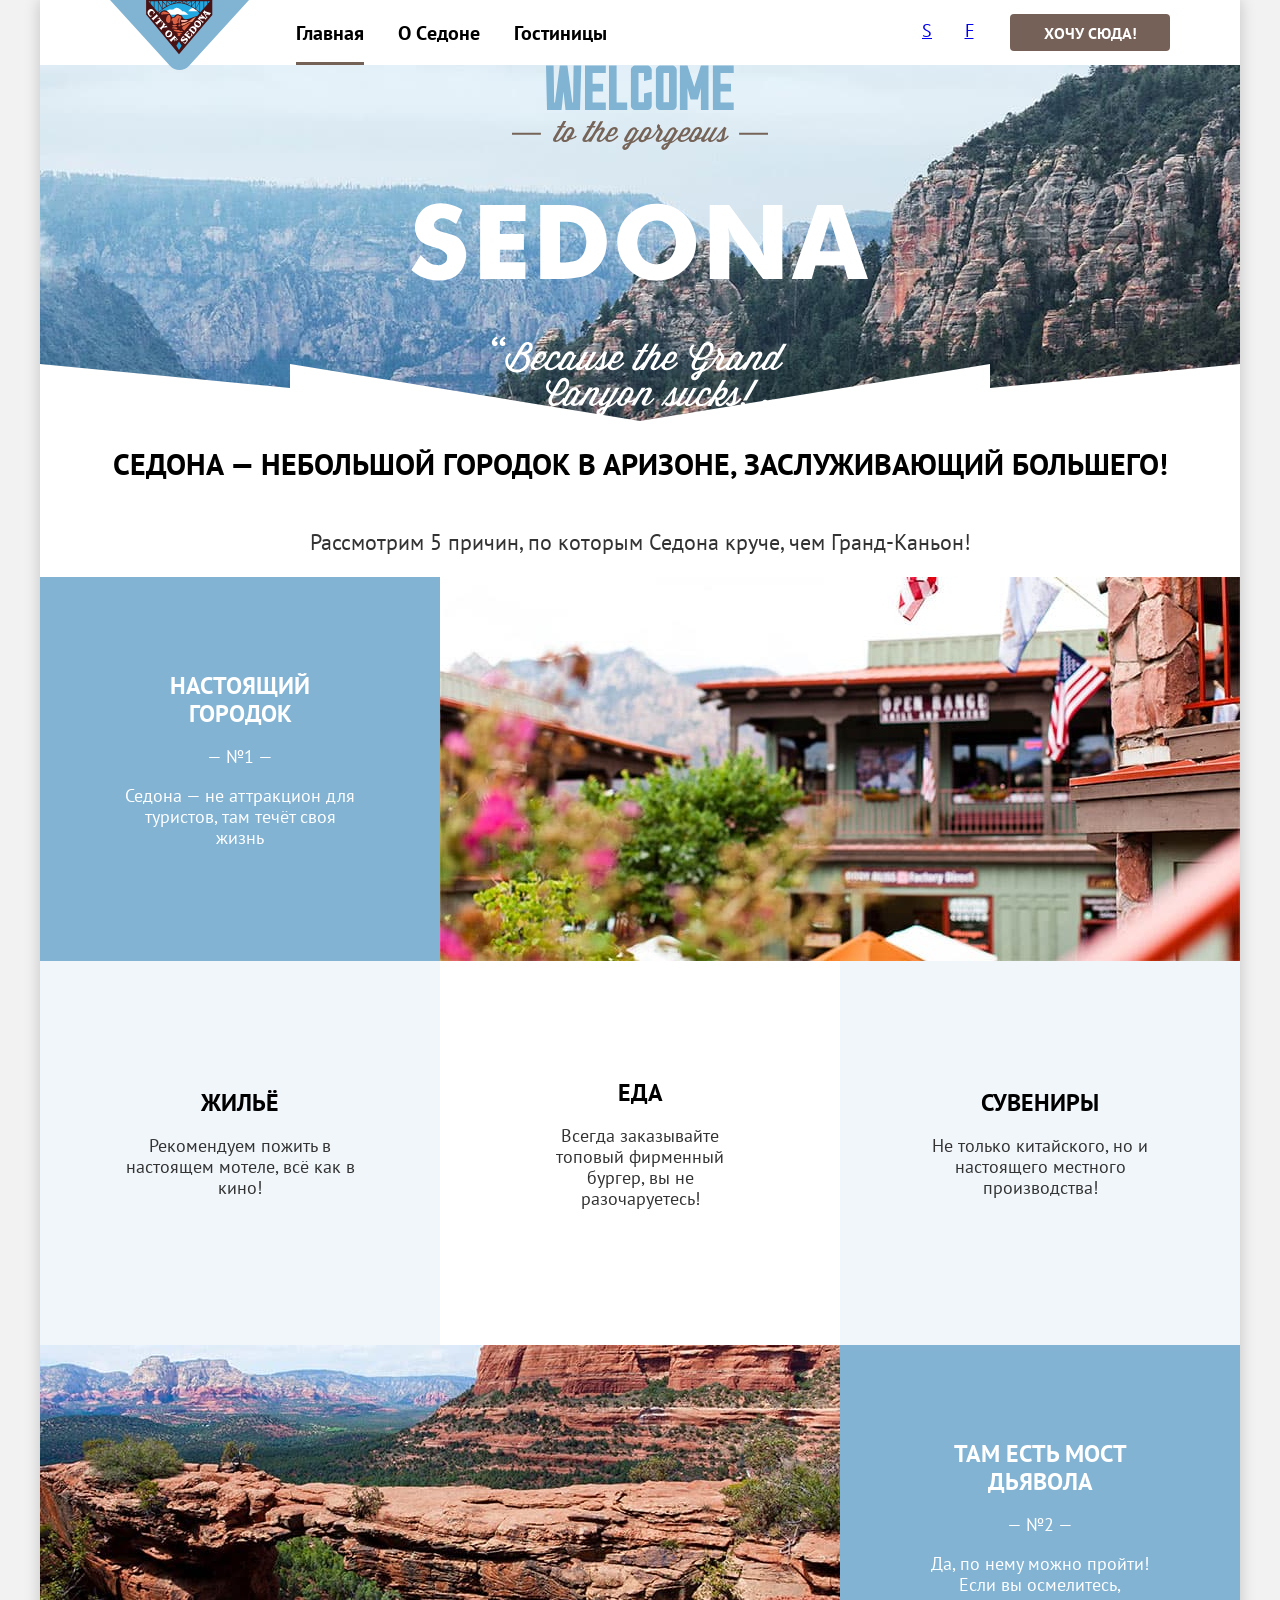
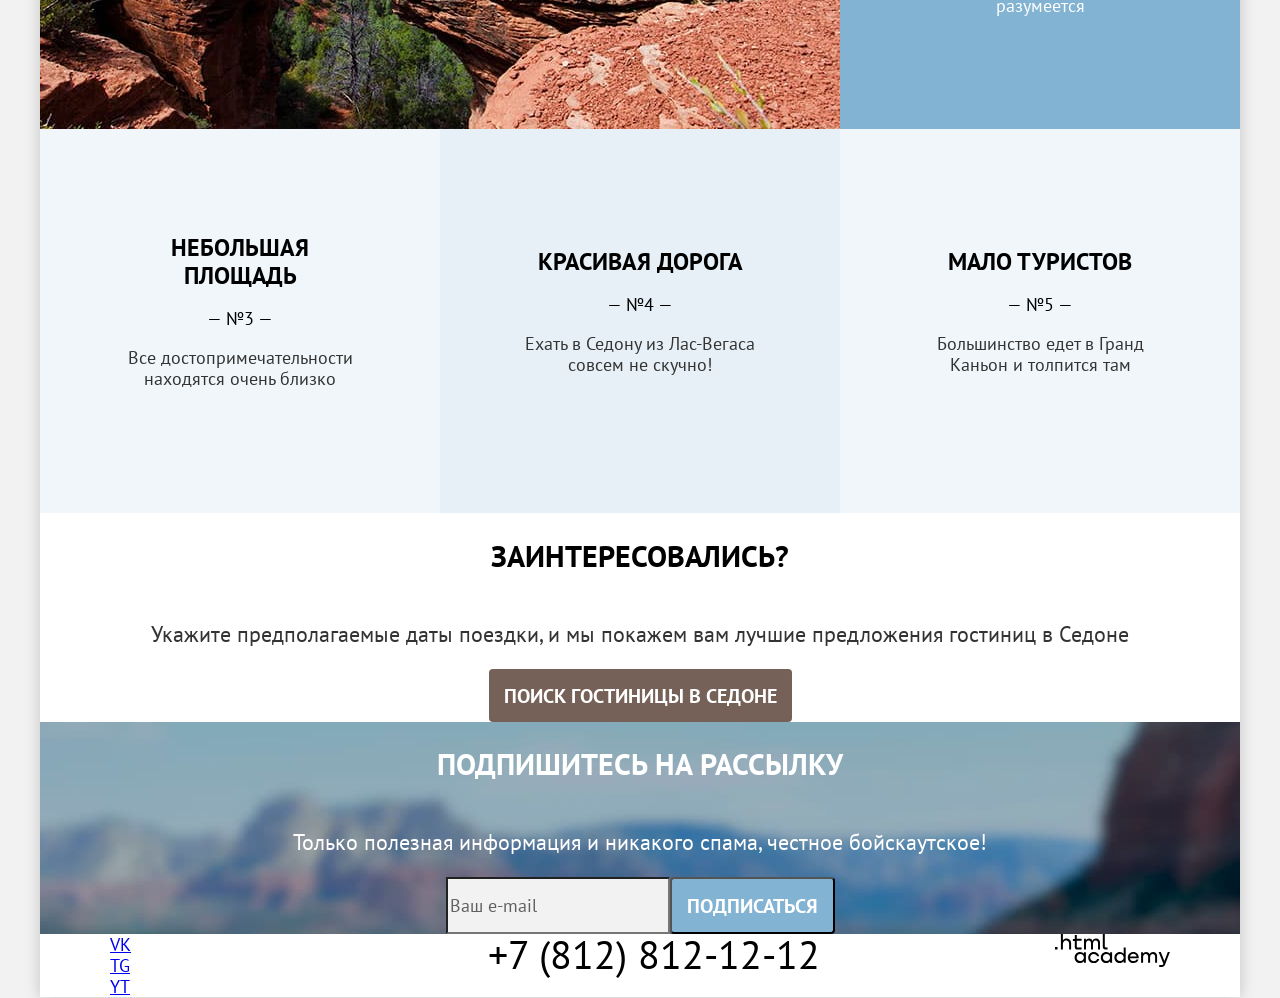
<file: index.html>
<!DOCTYPE html>
<html lang="ru">

  <head>
    <meta charset="utf-8">
    <title>HTML Academy: Седона</title>
    <link rel="stylesheet" href="styles/styles.css">
    <link rel="icon" href="favicon.ico">
  </head>

  <body>
    <div class="page-wrapper">
      <header class="page-header">
        <nav class="navigation inner-container">
          <a class="logo">
            <img class="logo-image" src="images/icons/logo.svg" width="139" height="70" alt="Логотип Седоны.">
          </a>
          <ul class="navigation-list">
            <li class="navigation-list-item">
              <a class="navigation-list-link navigation-list-link-current">Главная</a>
            </li>
            <li class="navigation-list-item">
              <a class="navigation-list-link" href="#">О Cедоне</a>
            </li>
            <li class="navigation-list-item">
              <a class="navigation-list-link" href="catalog.html">Гостиницы</a>
            </li>
          </ul>
          <ul class="navigation-user">
            <li class="navigation-user-item">
              <a class="navigation-user-link" href="#">S
                <span class="visually-hidden">Поиск</span>
              </a>
            </li>
            <li class="navigation-user-item">
              <a class="navigation-user-link" href="#">F
                <span class="visually-hidden">Избранное</span>
              </a>
            </li>
            <li class="navigation-user-item navigation-user-item-btn">
              <a class="btn btn-user" href="#">Хочу сюда!</a>
            </li>
          </ul>
        </nav>
      </header>
      <main class="index-main main-container">
        <section class="welcome">
          <h1 class="visually-hidden">Седона - лучший город в Аризоне!</h1>
          <img class="welcome-image" src="images/welcome/welcome.svg" width="458" height="352"
            alt="Добро пожаловать в Седону!">
        </section>
        <section class="section">
          <h2 class="section-title">Седона — небольшой городок в Аризоне, заслуживающий большего!</h2>
          <p class="section-description">Рассмотрим 5 причин, по которым Седона круче, чем Гранд-Каньон!</p>
        </section>
        <section class="advantages">
          <h2 class="visually-hidden">Преимущества Седоны</h2>
          <ol class="advantages-list">
            <li class="advantages-item advantages-item-wide">
              <div class="advantages-inner">
                <div class="advantages-content background-blue">
                  <div class="advantages-content-container">
                    <h3 class="advantages-content-title text-white">Настоящий городок</h3>
                    <p class="advantages-content-number text-white">— №1 —</p>
                    <p class="advantages-content-description text-white">Седона — не аттракцион для туристов, там течёт
                      своя
                      жизнь</p>
                  </div>
                </div>
                <img class="advantages-image" src="images/photo/city.jpg" width="800" height="384"
                  alt="Фото улицы Седоны.">
              </div>
              <ul class="advantages-list">
                <li class="advantages-item">
                  <div class="advantages-content background-blue-012">
                    <div class="advantages-content-container">
                      <span class="advantages-content-icon"></span>
                      <h4 class="advantages-content-title">Жильё</h4>
                      <p class="advantages-content-description">Рекомендуем пожить в настоящем мотеле, всё как в кино!
                      </p>
                    </div>
                  </div>
                </li>
                <li class="advantages-item">
                  <div class="advantages-content">
                    <div class="advantages-content-container">
                      <span class="advantages-content-icon"></span>
                      <h4 class="advantages-content-title">Еда</h4>
                      <p class="advantages-content-description">Всегда заказывайте топовый фирменный бургер, вы не
                        разочаруетесь!</p>
                    </div>
                  </div>
                </li>
                <li class="advantages-item">
                  <div class="advantages-content background-blue-012">
                    <div class="advantages-content-container">
                      <span class="advantages-content-icon"></span>
                      <h4 class="advantages-content-title">Сувениры</h4>
                      <p class="advantages-content-description">Не только китайского, но и настоящего местного
                        производства!
                      </p>
                    </div>
                  </div>
                </li>
              </ul>
            </li>
            <li class="advantages-item advantages-item-wide">
              <div class="advantages-inner">
                <img class="advantages-image" src="images/photo/canyon.jpg" width="800" height="384"
                  alt="Фото каньона.">
                <div class="advantages-content background-blue">
                  <div class="advantages-content-container">
                    <h3 class="advantages-content-title text-white">Там есть мост дьявола</h3>
                    <p class="advantages-content-number text-white">— №2 —</p>
                    <p class="advantages-content-description text-white">Да, по нему можно пройти! Если вы осмелитесь,
                      разумеется</p>
                  </div>
                </div>
              </div>
            </li>
            <li class="advantages-item">
              <div class="advantages-content background-blue-012">
                <div class="advantages-content-container">
                  <h3 class="advantages-content-title">Небольшая площадь</h3>
                  <p class="advantages-content-number">— №3 —</p>
                  <p class="advantages-content-description">Все достопримечательности находятся очень близко</p>
                </div>
              </div>
            </li>
            <li class="advantages-item">
              <div class="advantages-content background-blue-02">
                <div class="advantages-content-container">
                  <h3 class="advantages-content-title">Красивая дорога</h3>
                  <p class="advantages-content-number">— №4 —</p>
                  <p class="advantages-content-description">Ехать в Седону из Лас-Вегаса совсем не скучно!</p>
                </div>
              </div>
            </li>
            <li class="advantages-item">
              <div class="advantages-content background-blue-012">
                <div class="advantages-content-container">
                  <h3 class="advantages-content-title">Мало туристов</h3>
                  <p class="advantages-content-number">— №5 —</p>
                  <p class="advantages-content-description">Большинство едет в Гранд Каньон и толпится там</p>
                </div>
              </div>
            </li>
          </ol>
        </section>
        <section class="section section-interest">
          <h2 class="section-title">Заинтересовались?</h2>
          <p class="section-description">Укажите предполагаемые даты поездки, и мы покажем вам лучшие предложения
            гостиниц в Седоне
          </p>
          <a class="btn btn-large" href="#">Поиск гостиницы в Седоне</a>
        </section>
      </main>
      <footer class="page-footer">
        <section class="section section-decoration">
          <h2 class="section-title">Подпишитесь на рассылку</h2>
          <p class="section-description">Только полезная информация и никакого спама, честное бойскаутское!</p>
          <form class="mailing" action="https://echo.htmlacademy.ru/" method="post">
            <label class="visually-hidden" for="mailing-email">Email:</label>
            <input class="mailing-field" type="email" id="mailing-email" name="mailing-email" placeholder="Ваш e-mail"
              required>
            <button class="btn btn-large btn-second mailing-btn" type="submit">Подписаться</button>
          </form>
        </section>
        <section class="contacts">
          <h2 class="visually-hidden">Контакты</h2>
          <div class="contacts-container inner-container">
            <ul class="socials">
              <li class="socials-item">
                <a class="socials-link" href="https://vk.com/htmlacademy">VK
                  <span class="visually-hidden">ВКонтакте</span>
                </a>
              </li>
              <li class="socials-item">
                <a class="socials-link" href="https://t.me/htmlacademy">TG
                  <span class="visually-hidden">Телеграм</span>
                </a>
              </li>
              <li class="socials-item">
                <a class="socials-link" href="https://www.youtube.com/user/htmlacademyru">YT
                  <span class="visually-hidden">Ютуб</span>
                </a>
              </li>
            </ul>
            <a class="phone-number" href="tel:+78128121212">+7 (812) 812-12-12</a>
            <a class="htmlacademy" href="https://htmlacademy.ru">
              <img class="htmlacademy-logo" src="images/icons/html-academy.svg" width="115" height="33"
                alt="Логотип HTML Academy.">
            </a>
          </div>
        </section>
      </footer>
    </div>
  </body>

</html>
</file>
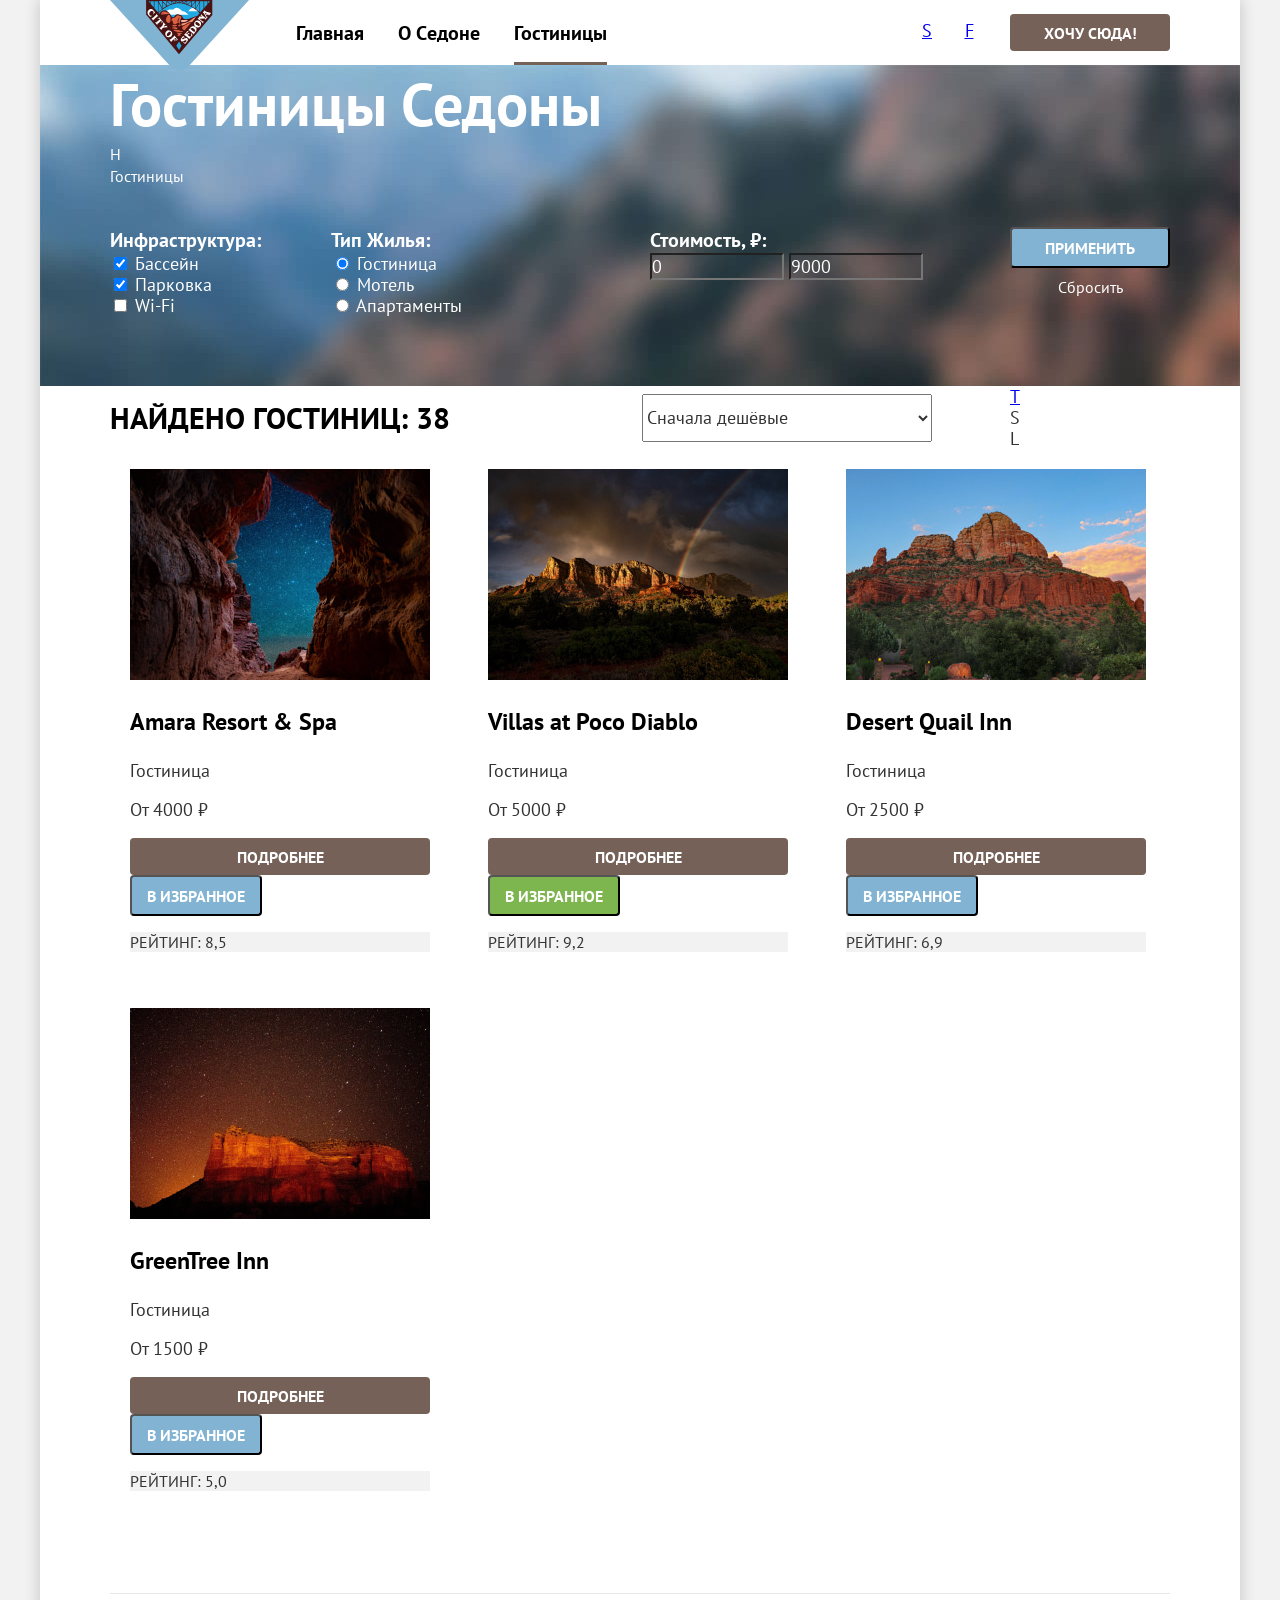
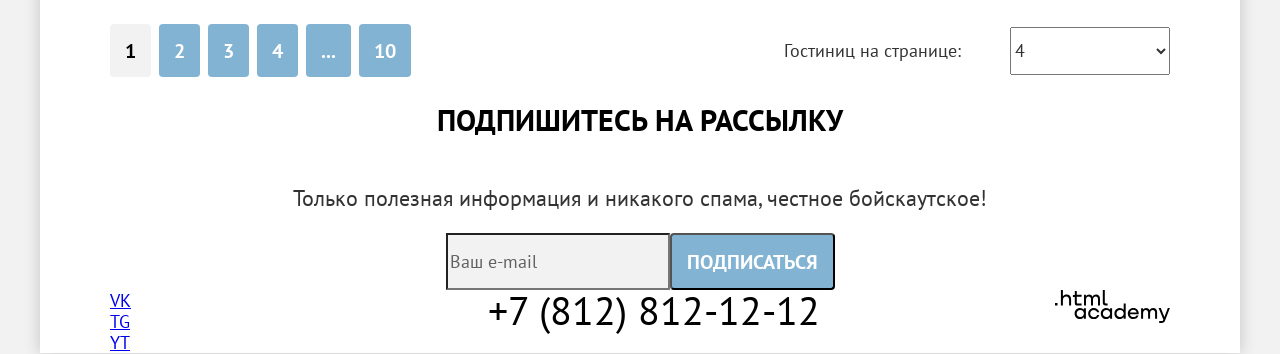
<file: catalog.html>
<!DOCTYPE html>
<html lang="ru">

  <head>
    <meta charset="utf-8">
    <title>HTML Academy: Седона</title>
    <link rel="stylesheet" href="styles/styles.css">
    <link rel="icon" href="favicon.ico">
  </head>

  <body>
    <div class="page-wrapper">
      <header class="page-header">
        <nav class="navigation inner-container">
          <a class="logo" href="index.html">
            <img class="logo-image" src="images/icons/logo.svg" width="139" height="70" alt="Логотип Седоны.">
          </a>
          <ul class="navigation-list">
            <li class="navigation-list-item">
              <a class="navigation-list-link" href="index.html">Главная</a>
            </li>
            <li class="navigation-list-item">
              <a class="navigation-list-link" href="#">О Cедоне</a>
            </li>
            <li class="navigation-list-item">
              <a class="navigation-list-link navigation-list-link-current">Гостиницы</a>
            </li>
          </ul>
          <ul class="navigation-user">
            <li class="navigation-user-item">
              <a class="navigation-user-link" href="#">S
                <span class="visually-hidden">Поиск</span>
              </a>
            </li>
            <li class="navigation-user-item">
              <a class="navigation-user-link" href="#">F
                <span class="visually-hidden">Избранное</span>
              </a>
            </li>
            <li class="navigation-user-item navigation-user-item-btn">
              <a class="btn btn-user" href="#">Хочу сюда!</a>
            </li>
          </ul>
        </nav>
      </header>
      <main class="page-main main-container">
        <div class="page-intro">
          <div class="inner-container">
            <h1 class="page-title">Гостиницы Седоны</h1>
            <ul class="breadcrumbs">
              <li class="breadcrumbs-item">
                <a class="breadcrumbs-link" href="index.html">H
                  <span class="visually-hidden">Главная</span>
                </a>
              </li>
              <li class="breadcrumbs-item">
                <a class="breadcrumbs-link">Гостиницы</a>
              </li>
            </ul>

            <section class="filter">
              <h2 class="visually-hidden">Фильтр каталога</h2>
              <form class="catalog-filter" action="https://echo.htmlacademy.ru/" method="get">
                <div class="catalog-filter-set">
                  <fieldset class="catalog-filter-group catalog-filter-group-first">
                    <legend class="catalog-filter-title">Инфраструктура:</legend>
                    <ul class="catalog-filter-list">
                      <li class="catalog-filter-item">
                        <label class="control">
                          <input class="control-input" type="checkbox" name="swimming-pool" checked>
                          Бассейн
                        </label>
                      </li>
                      <li class="catalog-filter-item">
                        <label class="control">
                          <input class="control-input" type="checkbox" name="parking" checked>
                          Парковка
                        </label>
                      </li>
                      <li class="catalog-filter-item">
                        <label class="control">
                          <input class="control-input" type="checkbox" name="wi-fi">
                          Wi-Fi
                        </label>
                      </li>
                    </ul>
                  </fieldset>
                  <fieldset class="catalog-filter-group">
                    <legend class="catalog-filter-title">Тип Жилья:</legend>
                    <ul class="catalog-filter-list">
                      <li class="catalog-filter-item">
                        <label class="control">
                          <input class="control-input" type="radio" name="housing" value="hotel" checked>
                          Гостиница
                        </label>
                      </li>
                      <li class="catalog-filter-item">
                        <label class="control">
                          <input class="control-input" type="radio" name="housing" value="motel">
                          Мотель
                        </label>
                      </li>
                      <li class="catalog-filter-item">
                        <label class="control">
                          <input class="control-input" type="radio" name="housing" value="apartments">
                          Апартаменты
                        </label>
                      </li>
                    </ul>
                  </fieldset>
                </div>

                <div class="catalog-filter-set">
                  <fieldset class="catalog-filter-group catalog-filter-group-first catalog-filter-range">
                    <legend class="catalog-filter-title">Стоимость, ₽:</legend>
                    <label class="visually-hidden" for="price-from">От:</label>
                    <input class="catalog-filter-price-number" type="number" id="price-from" name="price-from" value="0"
                      placeholder="от">
                    <label class="visually-hidden" for="price-to">До:</label>
                    <input class="catalog-filter-price-number" type="number" id="price-to" name="price-to" value="9000"
                      placeholder="до">
                  </fieldset>
                  <div class="catalog-filter-buttons">
                    <button class="btn btn-second" type="submit">Применить</button>
                    <button class="btn reset-btn" type="reset">Сбросить</button>
                  </div>
                </div>
              </form>
            </section>
          </div>
        </div>

        <section class="inner-container">
          <h2 class="visually-hidden">Подходящие гостиницы</h2>
          <div class="catalog-sorting">
            <p class="catalog-sorting-text">Найдено гостиниц: 38</p>
            <label class="visually-hidden" for="select-control-price">Сортировка</label>
            <select class="select-control" id="select-control-price">
              <option value="cheap">Сначала дешёвые</option>
              <option value="expensive">Сначала дорогие</option>
              <option value="popular">Сначала популярные</option>
            </select>
            <ul class="sorting-display">
              <li class="sorting-display-item">
                <a class="btn-border-dark" href="#">T
                  <span class="visually-hidden">Таблица</span>
                </a>
              </li>
              <li class="sorting-display-item">S
                <a class="btn-border-light" href="#">
                  <span class="visually-hidden">Слайды</span>
                </a>
              </li>
              <li class="sorting-display-item">L
                <a class="btn-border-light" href="#">
                  <span class="visually-hidden">Список</span>
                </a>
              </li>
            </ul>
          </div>

          <ul class="catalog-card-list">
            <li class="catalog-card-item">
              <img class="catalog-card-image" src="images/photo/amara.jpg" width="300" height="211"
                alt="Амара Резорт & Спа">
              <h3 class="catalog-card-title">Amara Resort & Spa</h3>
              <p class="catalog-card-type">Гостиница</p>
              <p class="catalog-card-price">От 4000 ₽</p>
              <a class="btn" href="#">Подробнее</a>
              <button class="btn btn-second" type="button">В избранное</button>
              <p class="catalog-card-rating">Рейтинг: 8,5</p>
            </li>
            <li class="catalog-card-item">
              <img class="catalog-card-image" src="images/photo/villas.jpg" width="300" height="211"
                alt="Виллы в Поко Диабло">
              <h3 class="catalog-card-title">Villas at Poco Diablo</h3>
              <p class="catalog-card-type">Гостиница</p>
              <p class="catalog-card-price">От 5000 ₽</p>
              <a class="btn" href="#">Подробнее</a>
              <button class="btn btn-selected" type="button">В избранное</button>
              <p class="catalog-card-rating">Рейтинг: 9,2</p>
            </li>
            <li class="catalog-card-item">
              <img class="catalog-card-image" src="images/photo/desert.jpg" width="300" height="211"
                alt="Дезерт Куэйл Инн">
              <h3 class="catalog-card-title">Desert Quail Inn</h3>
              <p class="catalog-card-type">Гостиница</p>
              <p class="catalog-card-price">От 2500 ₽</p>
              <a class="btn" href="#">Подробнее</a>
              <button class="btn btn-second" type="button">В избранное</button>
              <p class="catalog-card-rating">Рейтинг: 6,9</p>
            </li>
            <li class="catalog-card-item">
              <img class="catalog-card-image" src="images/photo/greentree.jpg" width="300" height="211"
                alt="Гринтри Инн">
              <h3 class="catalog-card-title">GreenTree Inn</h3>
              <p class="catalog-card-type">Гостиница</p>
              <p class="catalog-card-price">От 1500 ₽</p>
              <a class="btn" href="#">Подробнее</a>
              <button class="btn btn-second" type="button">В избранное</button>
              <p class="catalog-card-rating">Рейтинг: 5,0</p>
            </li>
          </ul>

          <div class="catalog-pages">
            <ul class="pagination">
              <li class="pagination-item">
                <a class="btn btn-large btn-disabled">1</a>
              </li>
              <li class="pagination-item">
                <a class="btn btn-large btn-second" href="#">2</a>
              </li>
              <li class="pagination-item">
                <a class="btn btn-large btn-second" href="#">3</a>
              </li>
              <li class="pagination-item">
                <a class="btn btn-large btn-second" href="#">4</a>
              </li>
              <li class="pagination-item">
                <a class="btn btn-large btn-second" href="#">...</a>
              </li>
              <li class="pagination-item">
                <a class="btn btn-large btn-second" href="#">10</a>
              </li>
            </ul>
            <div class="catalog-pages-group">
              <label class="catalog-pages-number" for="select-control-pages">Гостиниц на странице:</label>
              <select class="select-control" id="select-control-pages">
                <option value="one">1</option>
                <option value="two">2</option>
                <option value="three">3</option>
                <option value="four" selected>4</option>
                <option value="five">5</option>
                <option value="six">6</option>
              </select>
            </div>
          </div>
        </section>
      </main>
      <footer class="page-footer">
        <section class="section">
          <h2 class="section-title">Подпишитесь на рассылку</h2>
          <p class="section-description">Только полезная информация и никакого спама, честное бойскаутское!</p>
          <form class="mailing" action="https://echo.htmlacademy.ru/" method="post">
            <label class="visually-hidden" for="mailing-email">Email:</label>
            <input class="mailing-field" type="email" id="mailing-email" name="mailing-email" placeholder="Ваш e-mail"
              required>
            <button class="btn btn-large btn-second mailing-btn" type="submit">Подписаться</button>
          </form>
        </section>
        <section class="contacts">
          <h2 class="visually-hidden">Контакты</h2>
          <div class="contacts-container inner-container">
            <ul class="socials">
              <li class="socials-item">
                <a class="socials-link" href="https://vk.com/htmlacademy">VK
                  <span class="visually-hidden">ВКонтакте</span>
                </a>
              </li>
              <li class="socials-item">
                <a class="socials-link" href="https://t.me/htmlacademy">TG
                  <span class="visually-hidden">Телеграм</span>
                </a>
              </li>
              <li class="socials-item">
                <a class="socials-link" href="https://www.youtube.com/user/htmlacademyru">YT
                  <span class="visually-hidden">Ютуб</span>
                </a>
              </li>
            </ul>
            <a class="phone-number" href="tel:+78128121212">+7 (812) 812-12-12</a>
            <a class="htmlacademy" href="https://htmlacademy.ru">
              <img class="htmlacademy-logo" src="images/icons/html-academy.svg" width="115" height="33"
                alt="Логотип HTML Academy.">
            </a>
          </div>
        </section>
      </footer>
    </div>
  </body>

</html>
</file>
<file: styles/styles.css>
@font-face {
  font-display: swap;
  font-family: "PT Sans";
  font-style: normal;
  font-weight: 400;
  src: url("../fonts/ptsans-400.woff2") format("woff2");
}

@font-face {
  font-display: swap;
  font-family: "PT Sans";
  font-style: normal;
  font-weight: 700;
  src: url("../fonts/ptsans-700.woff2") format("woff2");
}

html {
  height: 100%;
}

body {
  height: 100%;
  margin: 0;
  color: #333;
  font-family: "PT Sans", sans-serif;
  font-size: 18px;
  line-height: 21px;
  background-color: #F2F2F2;
}

img {
  max-width: 100%;
  object-fit: contain;
}

button,
input,
select {
  font-family: inherit;
  font-size: 100%;
}

.visually-hidden {
  position: absolute;
  width: 1px;
  height: 1px;
  margin: -1px;
  border: 0;
  padding: 0;
  white-space: nowrap;
  clip-path: inset(100%);
  clip: rect(0 0 0 0);
  overflow: hidden;
}

/* * Buttons */

.btn {
  display: block;
  text-align: center;
  background-color: #756157;
  color: #fff;
  font-size: 16px;
  font-weight: 700;
  line-height: 20px;
  text-decoration: none;
  text-transform: uppercase;
  padding: 9px 15px 8px;
  border-radius: 4px;
}

.btn-large {
  font-size: 20px;
  line-height: 36px;
}

.btn-second {
  background-color: #82B3D3;
}

.btn-selected {
  background-color: #7DB54F;
}

.btn-disabled {
  background-color: #F2F2F2;
  color: #000;
}

/* * */

.page-wrapper {
  min-height: 100%;
  max-width: 1200px;
  background: #fff;
  box-shadow: 0 0 15px rgba(0, 0, 0, 0.2);
  margin: 0 auto;
  display: flex;
  flex-direction: column;
}

.inner-container {
  max-width: 1060px;
  margin: 0 auto;
}

/* * Navigation (Header) */

.navigation {
  display: flex;
}

.logo {
  margin-right: 30px;
  height: 65px;
  z-index: 1;
}

.navigation-list,
.navigation-user {
  list-style: none;
  margin: 0;
  padding: 0;
  display: flex;
  flex-wrap: wrap;
  align-items: flex-start;
}

.navigation-list {
  flex: 1 1 400px;
}

.navigation-list-link {
  display: block;
  color: #000;
  font-size: 20px;
  font-weight: 700;
  line-height: 26px;
  text-decoration: none;
  height: 100%;
  padding: 20px 0 19px 0;
  margin: 0 17px;
  min-width: 42px;
  text-align: center;
}

.navigation-list-link-current {
  padding-bottom: 16px;
  border-bottom: 3px solid #756257;
}

.navigation-user {
  width: 400px;
  margin-left: auto;
  justify-content: flex-end;
}

.navigation-user-link {
  box-sizing: border-box;
  display: block;
  text-align: center;
  padding: 20px 10px 19px;
  min-width: 42px;
  min-height: 65px;
}

.navigation-user-item-btn {
  display: flex;
  align-items: center;
  min-height: 65px;
}

.btn-user {
  min-width: 130px;
  margin-left: 20px;
}

/* * Main */

.main-container {
  flex-grow: 1;
}

/* * Welcome */

.welcome {
  background: url("../images/welcome/welcome-devider.svg") 0 100%/100% auto no-repeat,
    url("../images/background/welcome-background.jpg") 0 0/cover no-repeat, #82B3D3;
  text-align: center;
}

/* * Section */

.section {
  text-align: center;
  display: flex;
  flex-direction: column;
  align-items: center;
}

.section-title {
  color: #000;
  font-size: 30px;
  font-weight: 700;
  line-height: 36px;
  text-transform: uppercase;
}

.section-description {
  font-size: 22px;
  line-height: 26px;
}

.section-decoration {
  background: #82B3D3 url("../images/background/mailing-background.jpg") 0 0/cover no-repeat;
  color: #fff;
}

.section-decoration .section-title {
  color: #fff;
}

/* * Advantages */

.advantages-list {
  display: flex;
  flex-wrap: wrap;
  margin: 0;
  padding: 0;
  list-style: none;
}

.advantages-inner {
  display: flex;
}

.advantages-item:not(.advantages-item-wide) {
  width: calc(100% / 3);
}

.advantages-item-wide {
  width: 100%;
}

.advantages-inner .advantages-content {
  width: calc(100% / 3);
}

.advantages-image {
  flex-grow: 1;
  overflow: hidden;
  object-fit: cover;
  object-position: right center;
}

.advantages-content {
  height: 384px;
  display: flex;
}

.advantages-content-container {
  max-width: 230px;
  margin: auto;
  text-align: center;
  padding: 15px;
}

.advantages-content-title {
  color: #000;
  font-size: 24px;
  font-weight: 700;
  line-height: 28px;
  text-transform: uppercase;
  margin: 0;
}

.advantages-content-number {
  color: #000;
}

/* * Mailing */

.mailing {
  display: flex;
}

.mailing-field {
  background-color: #F2F2F2;
}

.mailing-field::placeholder {
  color: #000;
  opacity: 0.6;
}

/* * Contacts */

.contacts-container {
  display: flex;
  justify-content: space-between;
}

.socials {
  list-style: none;
  margin: 0;
  padding: 0;
  width: 142px;
}

.phone-number {
  color: #000;
  font-size: 40px;
  line-height: 40px;
  text-decoration: none;
}

/* * Page intro (filter) */

.page-intro {
  background: #82B3D3 url("../images/background/page-intro-background.jpg") 0 0/cover no-repeat;
  color: #fff;
}

.page-title {
  font-size: 60px;
  font-weight: 700;
  line-height: 78px;
  margin: 0;
  padding: 0;
}

.breadcrumbs {
  list-style: none;
  margin: 0 0 40px 0;
  padding: 0;
}

.breadcrumbs-link {
  color: #fff;
  font-size: 16px;
  text-decoration: none;
}

.catalog-filter {
  display: flex;
  justify-content: space-between;
  flex-wrap: wrap;
  column-gap: 50px;
}

.catalog-filter-set {
  display: flex;
  margin-bottom: 70px;
}

.catalog-filter-group {
  border: none;
  margin: 0;
  padding: 0;
}

.catalog-filter-group-first {
  margin-right: 70px;
}

.catalog-filter-range {
  width: 290px;
}

.catalog-filter-list {
  list-style: none;
  margin: 0;
  padding: 0;
}

.catalog-filter-title {
  font-size: 20px;
  font-weight: 700;
  line-height: 26px;
  padding: 0;
}

.catalog-filter-price-number {
  background-color: transparent;
  color: inherit;
  width: 130px;
  margin: 0;
  padding: 0;
}

.catalog-filter-price-number::placeholder {
  color: #fff;
  opacity: 0.3;
  text-align: right;
}

.reset-btn {
  background-color: transparent;
  border: none;
  font-weight: 400;
  text-transform: capitalize;
}

.catalog-filter-buttons {
  width: 160px;
  display: flex;
  flex-direction: column;
}

/* * Filter result */

.catalog-sorting {
  display: flex;
  align-items: center;
}

.catalog-sorting-text {
  color: #000;
  font-size: 30px;
  font-weight: 700;
  line-height: 36px;
  text-transform: uppercase;
  margin: 0;
  margin-right: 30px;
}

.catalog-sorting .select-control {
  width: 290px;
  margin: 0 78px 0 auto
}


.sorting-display {
  list-style: none;
  margin: 0;
  padding: 0;
  min-width: 160px;
}

/* * Cards */

.catalog-card-list {
  list-style: none;
  margin: 0;
  padding: 0;
  display: flex;
  flex-wrap: wrap;
  padding-bottom: 66px;
  border-bottom: 1px solid #E6E6E6;
  margin-bottom: 30px;
}

.catalog-card-item {
  box-sizing: border-box;
  padding: 20px;
  margin-right: 18px;
  width: 340px;
}

.catalog-card-item:nth-child(3n) {
  margin-right: 0;
}

.catalog-card-title {
  color: #000;
  font-size: 24px;
  font-weight: 700;
  line-height: 28px;
}

.catalog-card-rating {
  background-color: #F2F2F2;
  font-size: 16px;
  line-height: 20px;
  text-transform: uppercase;
}

.catalog-divider {
  border: 1px solid #E6E6E6;
}

/* * Pagination */

.catalog-pages {
  display: flex;
  align-items: center;
}

.pagination {
  list-style: none;
  margin: 0;
  padding: 0;
  display: flex;
  margin-right: 30px;
}

.pagination-item:not(:last-child) {
  margin-right: 8px;
}

.catalog-pages-group {
  width: 386px;
  display: flex;
  justify-content: space-between;
  align-items: center;
  margin-left: auto;
}

/* * Select control */

.select-control {
  color: inherit;
  height: 48px;
}

.catalog-pages .select-control {
  width: 160px;
}

/* * Utility colors */

.background-blue {
  background-color: #82B3D3;
}

.background-blue-012 {
  background: rgba(131, 179, 211, 0.12);
}

.background-blue-02 {
  background: rgba(131, 179, 211, 0.2);
}

.text-white {
  color: #fff;
}
</file>
